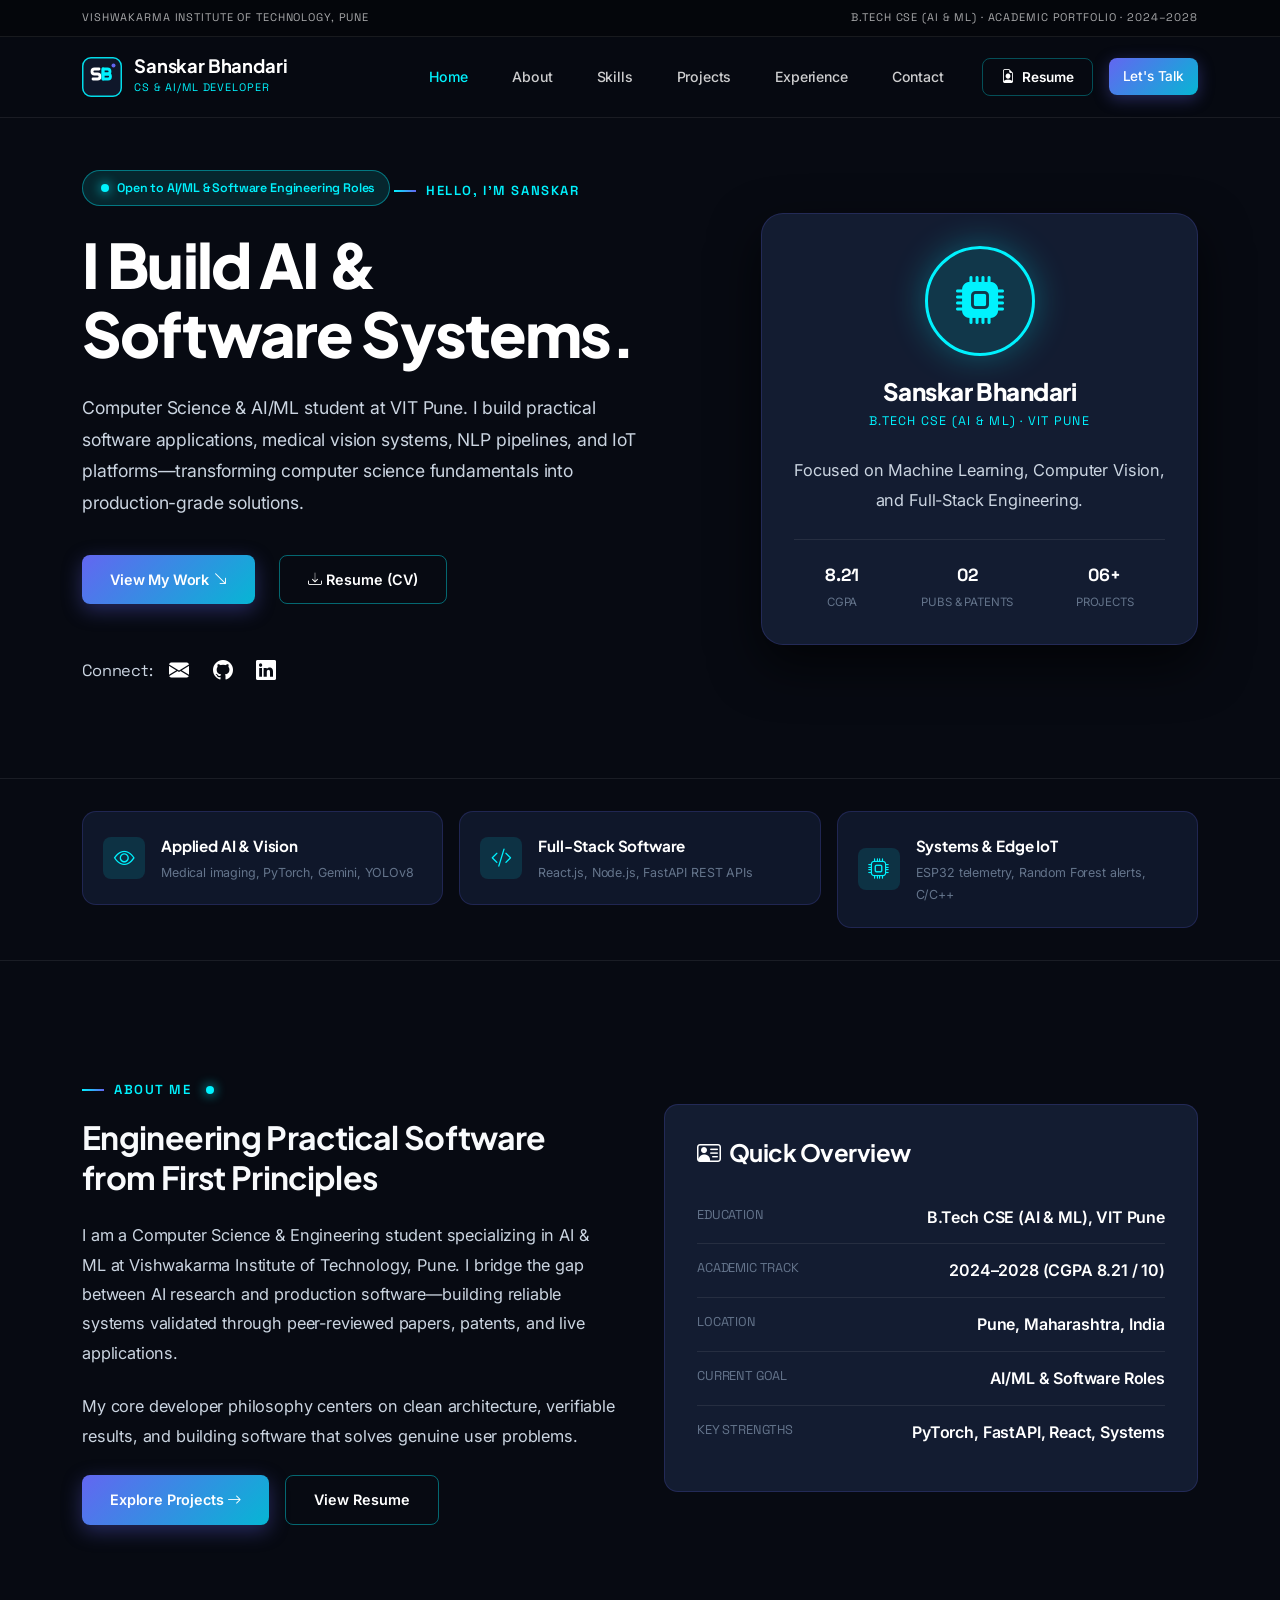
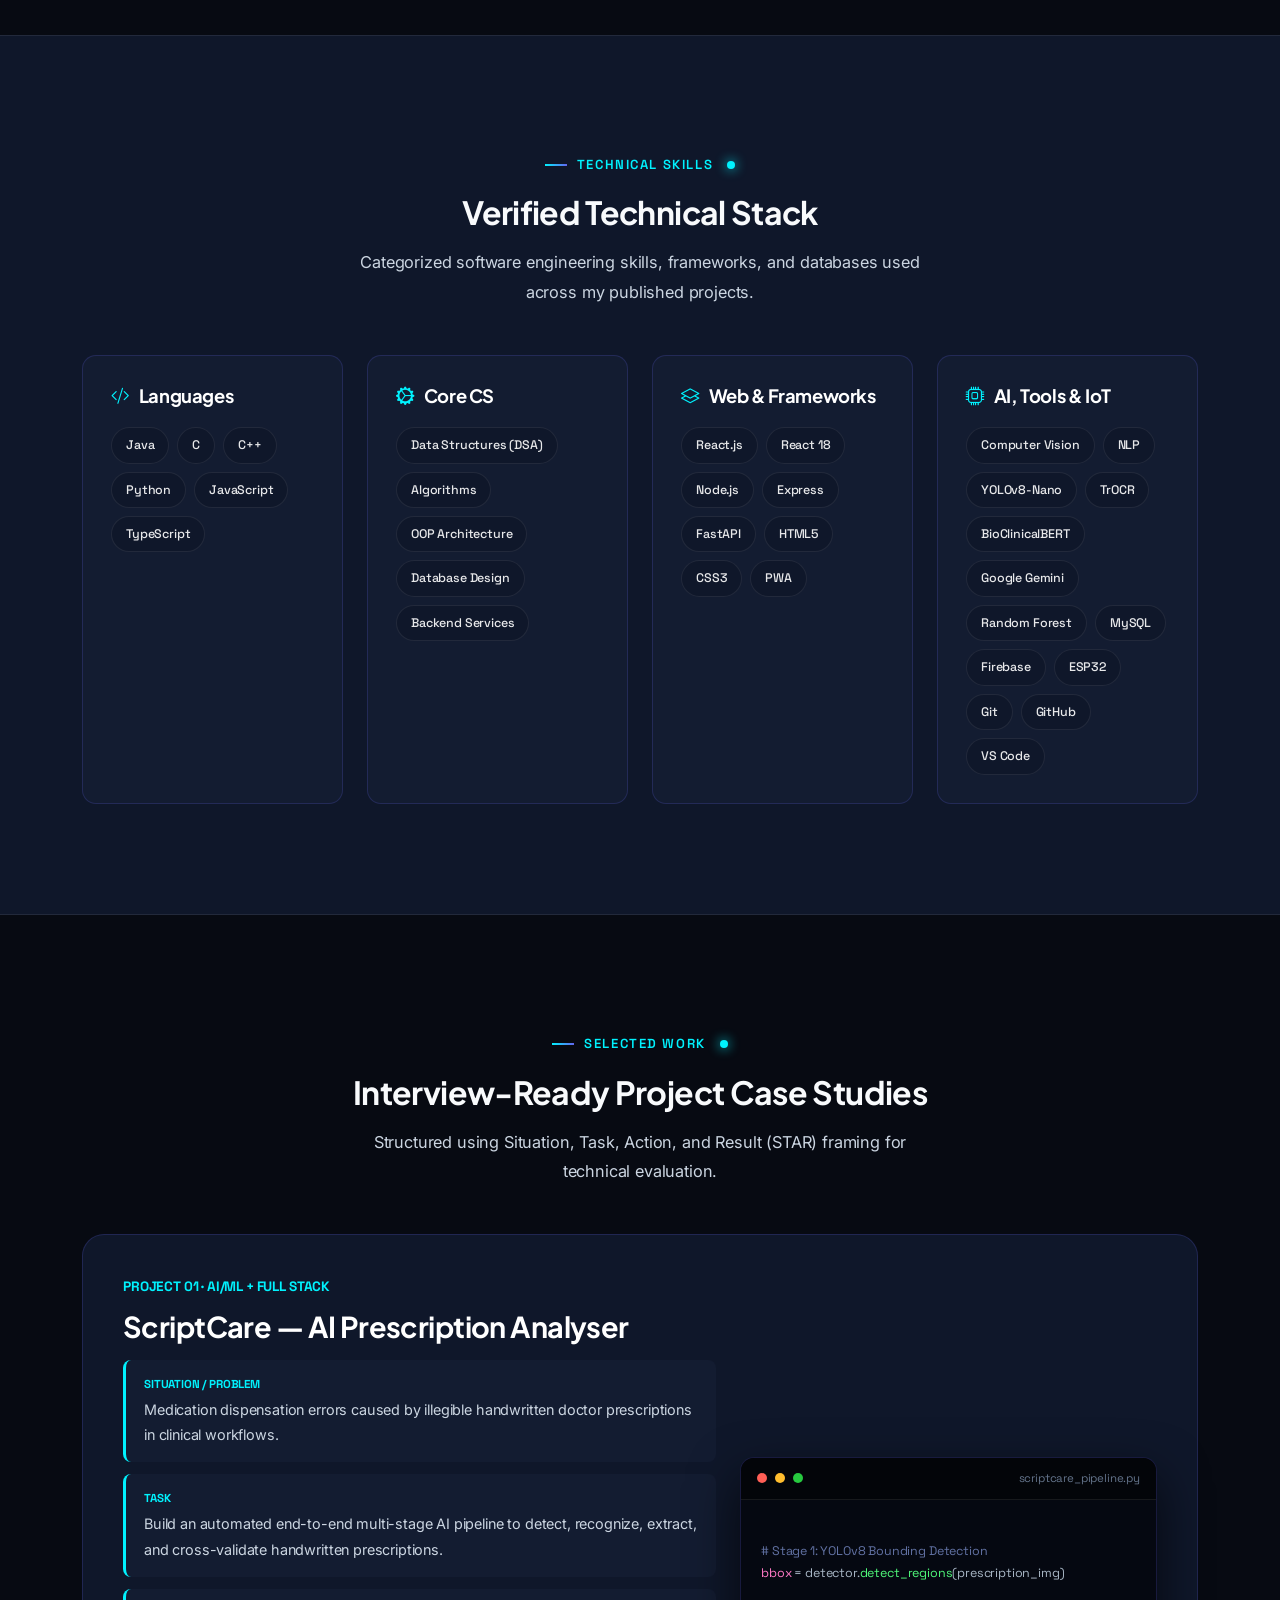
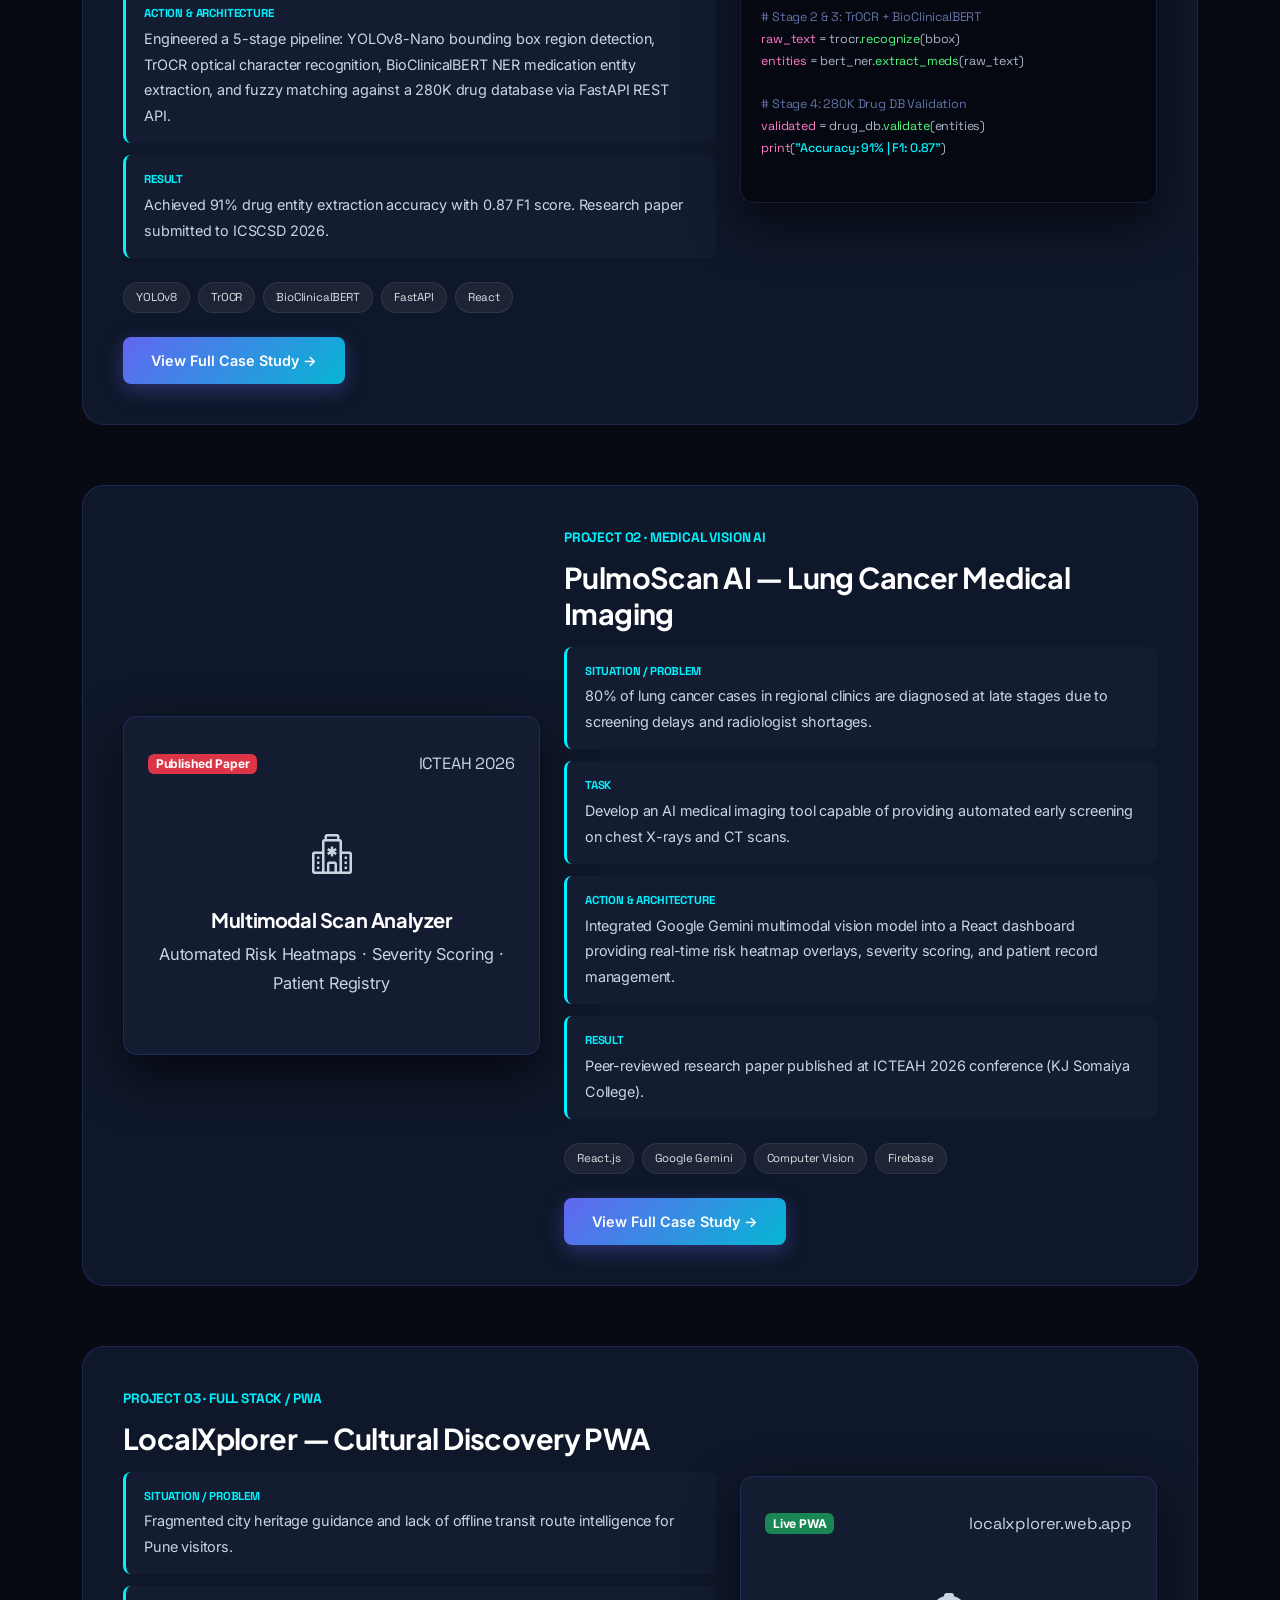
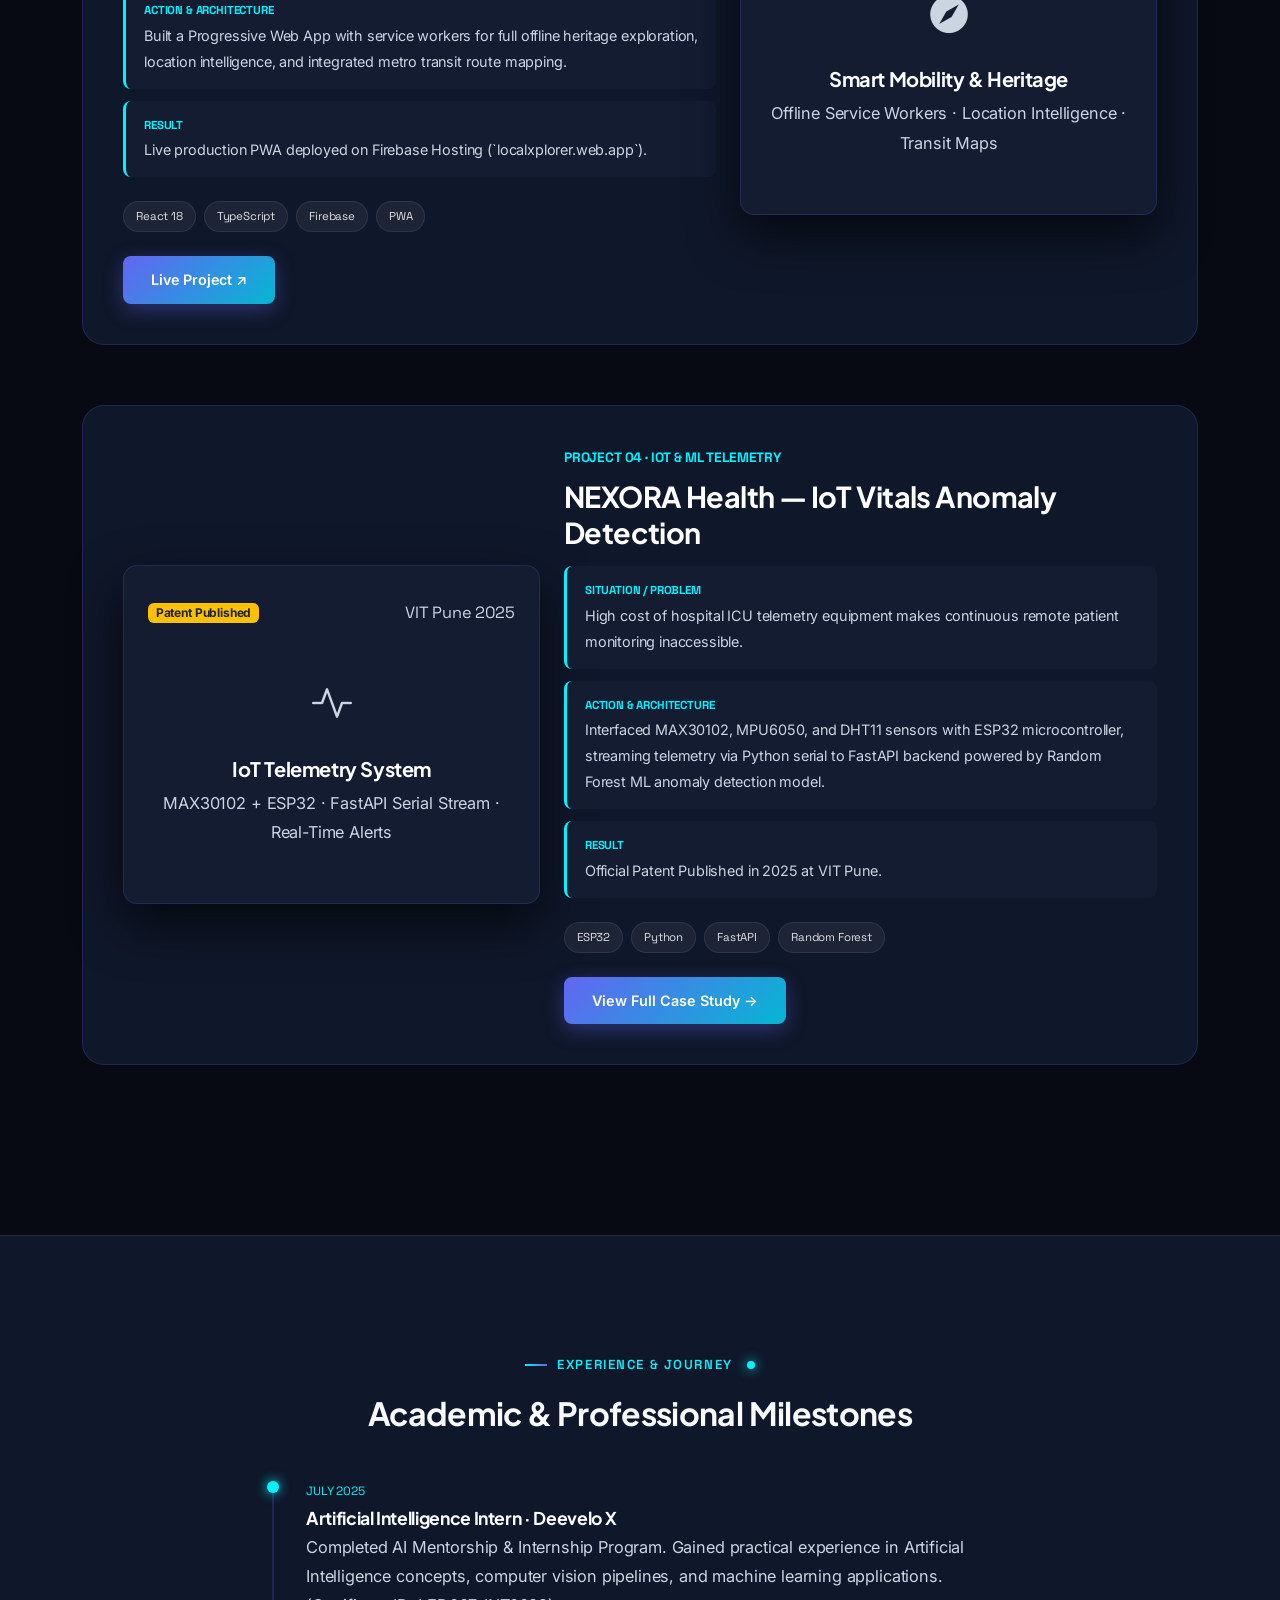
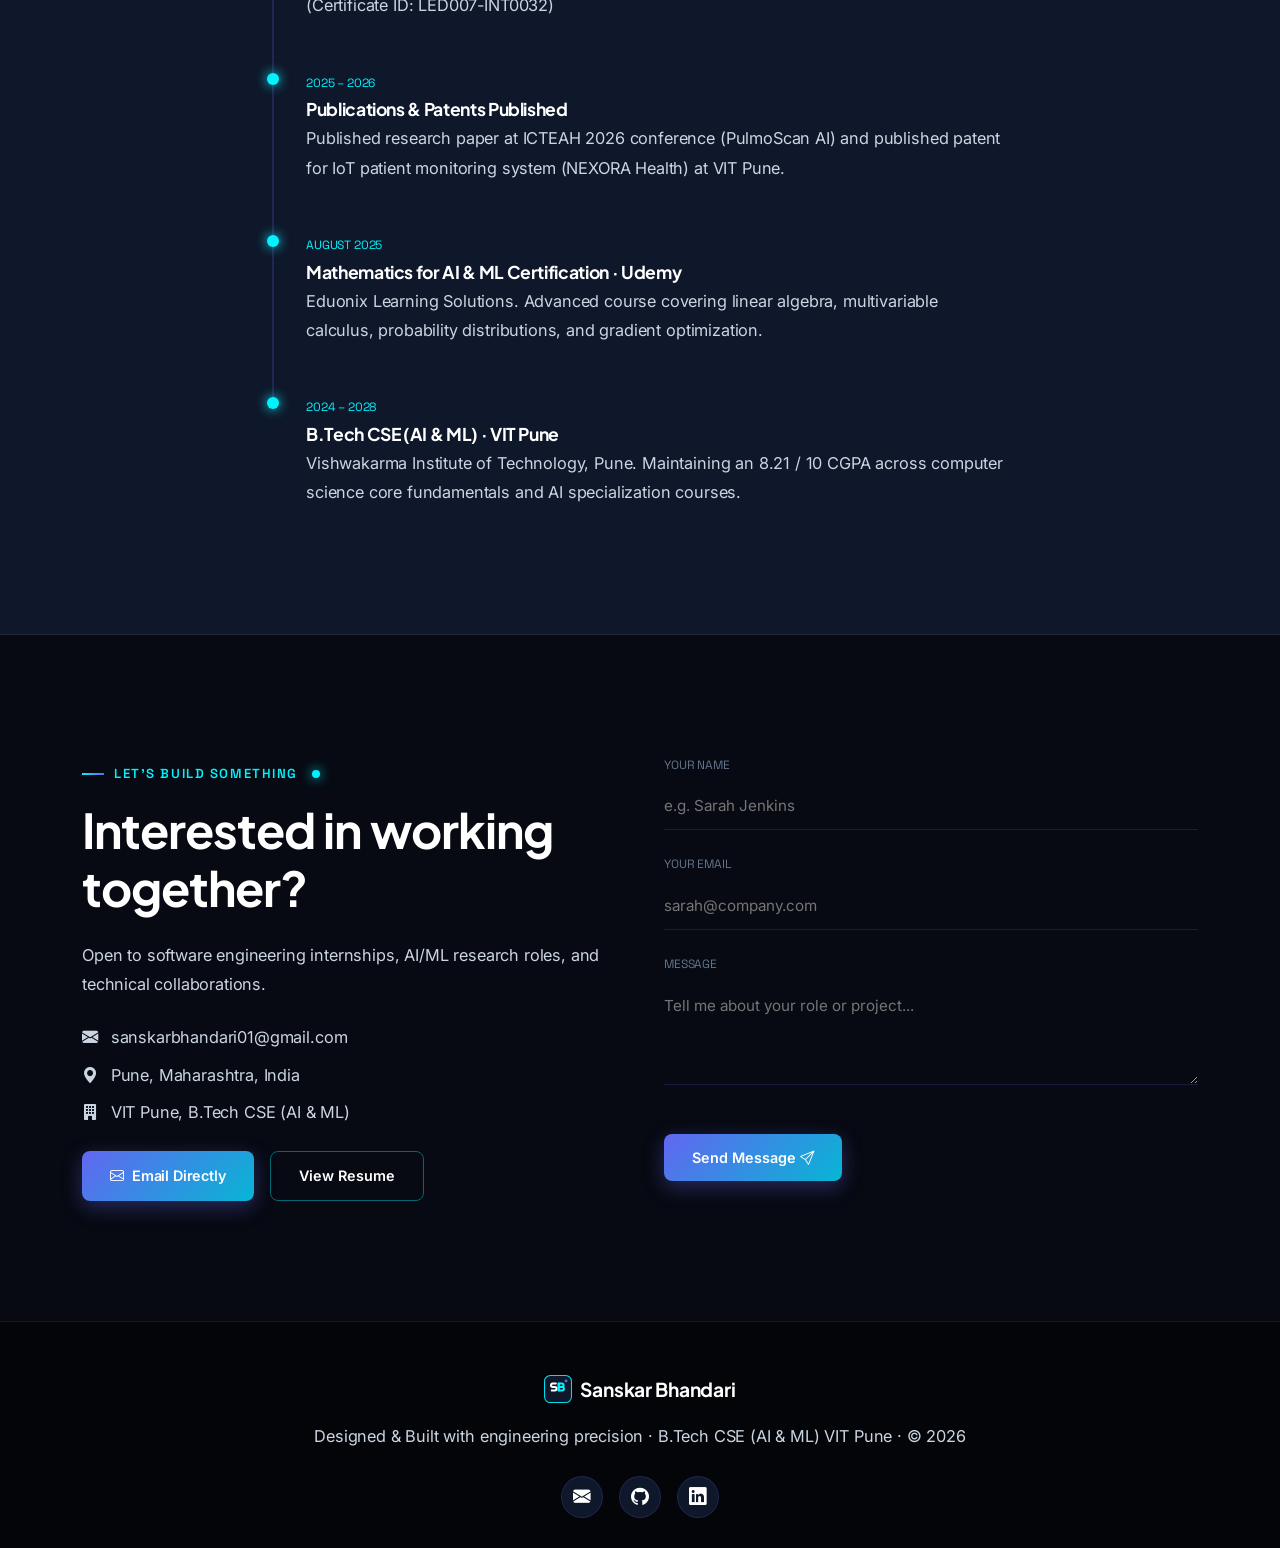
<file: index.html>
<!doctype html>
<html lang="en">
  <head>
    <meta charset="UTF-8" />
    <meta name="viewport" content="width=device-width, initial-scale=1.0" />
    
    <!-- SEO & DISCOVERABILITY META TAGS -->
    <title>Sanskar Bhandari — Computer Science &amp; AI/ML Developer</title>
    <meta name="description" content="Personal Developer Portfolio of Sanskar Bhandari. B.Tech Computer Science &amp; Engineering student at VIT Pune specializing in AI/ML, Medical Computer Vision, NLP, and Full-Stack Software Engineering." />
    <meta name="keywords" content="Sanskar Bhandari, AI Developer, ML Engineer, Computer Science, VIT Pune, ScriptCare, PulmoScan AI, LocalXplorer, Python, PyTorch, React" />
    <meta name="author" content="Sanskar Bhandari" />
    <meta name="theme-color" content="#080c14" />

    <!-- OPEN GRAPH FOR LINKEDIN / TWITTER / WHATSAPP PREVIEWS -->
    <meta property="og:type" content="website" />
    <meta property="og:title" content="Sanskar Bhandari — Computer Science &amp; AI/ML Developer" />
    <meta property="og:description" content="Building practical software applications, medical vision systems, NLP pipelines, and IoT platforms." />
    <meta property="og:url" content="https://sanskarbhandari.dev" />
    <meta property="og:image" content="https://sanskarbhandari.dev/og-image.jpg" />

    <!-- SCHEMA.ORG PERSON STRUCTURED DATA FOR SEARCH ENGINES -->
    <script type="application/ld+json">
    {
      "@context": "https://schema.org",
      "@type": "Person",
      "name": "Sanskar Bhandari",
      "jobTitle": "Computer Science & AI/ML Developer",
      "alumniOf": "Vishwakarma Institute of Technology, Pune",
      "email": "sanskarbhandari01@gmail.com",
      "address": {
        "@type": "PostalAddress",
        "addressLocality": "Pune",
        "addressRegion": "Maharashtra",
        "addressCountry": "India"
      },
      "sameAs": [
        "https://github.com",
        "https://linkedin.com"
      ]
    }
    </script>

    <!-- GOOGLE FONTS -->
    <link rel="preconnect" href="https://fonts.googleapis.com" />
    <link rel="preconnect" href="https://fonts.gstatic.com" crossorigin />
    <link href="https://fonts.googleapis.com/css2?family=Inter:wght@300;400;500;600;700&family=Plus+Jakarta+Sans:wght@400;500;600;700;800&family=Space+Grotesk:wght@500;600;700&display=swap" rel="stylesheet" />

    <!-- BOOTSTRAP 5 & ICONS -->
    <link href="https://cdn.jsdelivr.net/npm/bootstrap@5.3.3/dist/css/bootstrap.min.css" rel="stylesheet" />
    <link rel="stylesheet" href="https://cdn.jsdelivr.net/npm/bootstrap-icons@1.11.3/font/bootstrap-icons.min.css">
    <link href="style.css?v=indigo_cyan_2026" rel="stylesheet" />
    <style>
      html, body { background-color: #070a12 !important; color: #cbd5e1 !important; }
      section { background-color: #070a12 !important; }
      p, .text-body, .text-muted, .small { color: #cbd5e1 !important; opacity: 1 !important; font-size: 1.02rem; }
      .bg-surface { background-color: #0f172a !important; }
      .text-cyan { color: #00f2fe !important; }
      .coral-dot { background-color: #00f2fe !important; box-shadow: 0 0 12px #00f2fe !important; }
      .btn-coral { background: linear-gradient(135deg, #6366f1 0%, #06b6d4 100%) !important; border: none !important; box-shadow: 0 6px 20px rgba(99, 102, 241, 0.35) !important; }
      .btn-coral:hover { background: linear-gradient(135deg, #4f46e5 0%, #00f2fe 100%) !important; box-shadow: 0 0 25px rgba(0, 242, 254, 0.4) !important; }
      .btn-outline-coral { border-color: rgba(0, 242, 254, 0.4) !important; color: #ffffff !important; }
      .btn-outline-coral:hover { background: rgba(0, 242, 254, 0.12) !important; color: #00f2fe !important; border-color: #00f2fe !important; }
      .hero-status-tag { color: #00f2fe !important; background: rgba(0, 242, 254, 0.12) !important; border-color: rgba(0, 242, 254, 0.4) !important; }
      .hero-avatar-box { color: #00f2fe !important; background: rgba(0, 242, 254, 0.12) !important; border-color: #00f2fe !important; box-shadow: 0 0 35px rgba(0, 242, 254, 0.3) !important; }
      .hero-profile-card:hover { border-color: #00f2fe !important; box-shadow: 0 0 30px rgba(0, 242, 254, 0.25) !important; }
      .hero-profile-sub { color: #00f2fe !important; }
    </style>
  </head>
  <body>
    <a href="#main-content" class="visually-hidden-focusable p-2 bg-primary text-white position-absolute top-0 start-0 z-3">Skip to main content</a>

    <!-- TOP UTILITY HEADER -->
    <header class="fixed-top w-100">
      <div class="utility-bar d-none d-md-block">
        <div class="container d-flex justify-content-between align-items-center">
          <div>Vishwakarma Institute of Technology, Pune</div>
          <div>B.Tech CSE (AI &amp; ML) &middot; Academic Portfolio &middot; 2024–2028</div>
        </div>
      </div>

      <!-- MAIN NAVIGATION -->
      <nav id="main-nav" class="navbar navbar-expand-lg main-header" aria-label="Main Navigation">
        <div class="container">
          <a class="navbar-brand d-flex align-items-center gap-3" href="#hero" aria-label="Sanskar Bhandari Home">
            <!-- REDESIGNED UNMISTAKABLE SB MONOGRAM LOGO -->
            <div class="brand-mark-wrap">
              <svg class="brand-mark-svg" width="40" height="40" style="width:40px; height:40px; min-width:40px; min-height:40px;" viewBox="0 0 40 40" fill="none" xmlns="http://www.w3.org/2000/svg" aria-label="SB Logo">
                <rect width="40" height="40" rx="9" fill="#0F172A"/>
                <rect x="0.75" y="0.75" width="38.5" height="38.5" rx="8.25" stroke="#00F2FE" stroke-width="1.5" stroke-opacity="0.9"/>
                <!-- Unmistakable Bold White 'S' -->
                <path d="M17 12H12.5C11.1193 12 10 13.1193 10 14.5C10 15.8807 11.1193 17 12.5 17H15.5C16.8807 17 18 18.1193 18 19.5C18 20.8807 16.8807 22 15.5 22H11" stroke="#FFFFFF" stroke-width="2.8" stroke-linecap="round" stroke-linejoin="round"/>
                <!-- Unmistakable Bold Cyan 'B' -->
                <path d="M21 12H25.5C26.8807 12 28 13.1193 28 14.5C28 15.8807 26.8807 17 25.5 17H21V12Z" stroke="#00F2FE" stroke-width="2.8" stroke-linecap="round" stroke-linejoin="round"/>
                <path d="M21 17H26C27.3807 17 28.5 18.1193 28.5 19.5C28.5 20.8807 27.3807 22 26 22H21V17Z" stroke="#00F2FE" stroke-width="2.8" stroke-linecap="round" stroke-linejoin="round"/>
                <path d="M21 12V22" stroke="#00F2FE" stroke-width="2.8" stroke-linecap="round"/>
                <circle cx="31.5" cy="8.5" r="2" fill="#6366F1"/>
              </svg>
              <div class="d-flex flex-column">
                <span class="brand-name">Sanskar Bhandari</span>
                <span class="brand-sub">CS &amp; AI/ML Developer</span>
              </div>
            </div>
          </a>

          <button class="navbar-toggler border-0 text-white" type="button" data-bs-toggle="collapse" data-bs-target="#navbarContent" aria-controls="navbarContent" aria-expanded="false" aria-label="Toggle navigation">
            <i class="bi bi-list fs-2 text-white"></i>
          </button>
          
          <div class="collapse navbar-collapse justify-content-end" id="navbarContent">
            <ul class="navbar-nav gap-1 gap-lg-3 align-items-center">
              <li class="nav-item"><a class="nav-link active" href="#hero">Home</a></li>
              <li class="nav-item"><a class="nav-link" href="#about">About</a></li>
              <li class="nav-item"><a class="nav-link" href="#skills">Skills</a></li>
              <li class="nav-item"><a class="nav-link" href="#projects">Projects</a></li>
              <li class="nav-item"><a class="nav-link" href="#experience">Experience</a></li>
              <li class="nav-item"><a class="nav-link" href="#contact">Contact</a></li>
              <li class="nav-item ms-lg-2">
                <button class="btn nav-cta-resume" data-bs-toggle="modal" data-bs-target="#resumeModal"><i class="bi bi-file-earmark-person me-1"></i> Resume</button>
              </li>
              <li class="nav-item">
                <a class="nav-link nav-cta" href="#contact">Let's Talk</a>
              </li>
            </ul>
          </div>
        </div>
      </nav>
    </header>

    <main id="main-content">
      <!-- 1. HERO SECTION -->
      <section id="hero" class="hero-section">
        <div class="container">
          <div class="row align-items-center g-5">
            <!-- LEFT COLUMN: COPY + CTAS -->
            <div class="col-lg-7 hero-copy">
              <div class="hero-status-tag">
                <span class="coral-dot"></span> Open to AI/ML &amp; Software Engineering Roles
              </div>
              <div class="kicker-line">Hello, I'm Sanskar</div>
              <h1>I Build AI &amp; <br><span class="text-coral">Software Systems.</span></h1>
              <p class="hero-lead">Computer Science &amp; AI/ML student at VIT Pune. I build practical software applications, medical vision systems, NLP pipelines, and IoT platforms—transforming computer science fundamentals into production-grade solutions.</p>
              
              <div class="hero-actions">
                <a href="#projects" class="btn btn-coral me-2">View My Work <i class="bi bi-arrow-down-right ms-1"></i></a>
                <button class="btn btn-outline-coral me-2" data-bs-toggle="modal" data-bs-target="#resumeModal"><i class="bi bi-download me-1"></i> Resume (CV)</button>
              </div>

              <!-- DIRECT PROOF LINKS -->
              <div class="d-flex align-items-center gap-3 pt-2">
                <span class="text-muted small font-mono">Connect:</span>
                <a href="mailto:sanskarbhandari01@gmail.com" class="text-white hover-coral me-2" aria-label="Email Sanskar"><i class="bi bi-envelope-fill fs-5"></i></a>
                <a href="https://github.com" target="_blank" class="text-white hover-coral me-2" aria-label="GitHub Profile"><i class="bi bi-github fs-5"></i></a>
                <a href="https://linkedin.com" target="_blank" class="text-white hover-coral" aria-label="LinkedIn Profile"><i class="bi bi-linkedin fs-5"></i></a>
              </div>
            </div>

            <!-- RIGHT COLUMN: RESTRAINED DEVELOPER PROFILE CARD -->
            <div class="col-lg-5">
              <div class="hero-profile-card">
                <div class="hero-avatar-box">
                  <i class="bi bi-cpu-fill"></i>
                </div>
                <h3 class="hero-profile-name">Sanskar Bhandari</h3>
                <div class="hero-profile-sub">B.Tech CSE (AI &amp; ML) &middot; VIT Pune</div>
                <p class="text-muted small mb-4">Focused on Machine Learning, Computer Vision, and Full-Stack Engineering.</p>
                <div class="hero-meta-row">
                  <div class="hero-meta-item">
                    <span class="hero-meta-val">8.21</span>
                    <span class="hero-meta-lbl">CGPA</span>
                  </div>
                  <div class="hero-meta-item">
                    <span class="hero-meta-val">02</span>
                    <span class="hero-meta-lbl">Pubs &amp; Patents</span>
                  </div>
                  <div class="hero-meta-item">
                    <span class="hero-meta-val">06+</span>
                    <span class="hero-meta-lbl">Projects</span>
                  </div>
                </div>
              </div>
            </div>
          </div>
        </div>
      </section>

      <!-- 2. TRUST / QUICK CAPABILITY CARDS -->
      <section class="trust-strip">
        <div class="container">
          <div class="row g-3">
            <div class="col-md-4">
              <div class="trust-card">
                <div class="trust-icon"><i class="bi bi-eye"></i></div>
                <div>
                  <div class="trust-title">Applied AI &amp; Vision</div>
                  <div class="trust-sub">Medical imaging, PyTorch, Gemini, YOLOv8</div>
                </div>
              </div>
            </div>
            <div class="col-md-4">
              <div class="trust-card">
                <div class="trust-icon"><i class="bi bi-code-slash"></i></div>
                <div>
                  <div class="trust-title">Full-Stack Software</div>
                  <div class="trust-sub">React.js, Node.js, FastAPI REST APIs</div>
                </div>
              </div>
            </div>
            <div class="col-md-4">
              <div class="trust-card">
                <div class="trust-icon"><i class="bi bi-cpu"></i></div>
                <div>
                  <div class="trust-title">Systems &amp; Edge IoT</div>
                  <div class="trust-sub">ESP32 telemetry, Random Forest alerts, C/C++</div>
                </div>
              </div>
            </div>
          </div>
        </div>
      </section>

      <!-- 3. ABOUT SECTION -->
      <section id="about" class="about-section">
        <div class="container">
          <div class="row g-5 align-items-center">
            <div class="col-lg-6 fade-right">
              <div class="kicker-line">About Me <span class="coral-dot"></span></div>
              <h2 class="mb-4">Engineering Practical Software from First Principles</h2>
              <p class="text-body mb-4">I am a Computer Science &amp; Engineering student specializing in AI &amp; ML at Vishwakarma Institute of Technology, Pune. I bridge the gap between AI research and production software—building reliable systems validated through peer-reviewed papers, patents, and live applications.</p>
              <p class="text-muted mb-4">My core developer philosophy centers on clean architecture, verifiable results, and building software that solves genuine user problems.</p>
              <div class="d-flex gap-3">
                <a href="#projects" class="btn btn-coral">Explore Projects <i class="bi bi-arrow-right ms-1"></i></a>
                <button class="btn btn-outline-coral" data-bs-toggle="modal" data-bs-target="#resumeModal">View Resume</button>
              </div>
            </div>

            <div class="col-lg-6 fade-left">
              <div class="about-info-card">
                <h4 class="text-white mb-4"><i class="bi bi-person-vcard text-coral me-2"></i>Quick Overview</h4>
                <div class="info-row">
                  <span class="info-label">Education</span>
                  <span class="info-value">B.Tech CSE (AI &amp; ML), VIT Pune</span>
                </div>
                <div class="info-row">
                  <span class="info-label">Academic Track</span>
                  <span class="info-value">2024–2028 (CGPA 8.21 / 10)</span>
                </div>
                <div class="info-row">
                  <span class="info-label">Location</span>
                  <span class="info-value">Pune, Maharashtra, India</span>
                </div>
                <div class="info-row">
                  <span class="info-label">Current Goal</span>
                  <span class="info-value text-coral">AI/ML &amp; Software Roles</span>
                </div>
                <div class="info-row">
                  <span class="info-label">Key Strengths</span>
                  <span class="info-value">PyTorch, FastAPI, React, Systems</span>
                </div>
              </div>
            </div>
          </div>
        </div>
      </section>

      <!-- 4. SKILLS SECTION -->
      <section id="skills" class="skills-section">
        <div class="container">
          <div class="text-center mb-5 fade-up">
            <div class="kicker-line mx-auto">Technical Skills <span class="coral-dot"></span></div>
            <h2 class="mb-3">Verified Technical Stack</h2>
            <p class="text-muted mx-auto" style="max-width: 580px;">Categorized software engineering skills, frameworks, and databases used across my published projects.</p>
          </div>

          <div class="row g-4">
            <!-- Programming Languages -->
            <div class="col-md-6 col-lg-3 fade-up">
              <div class="skill-category-card">
                <h4 class="skill-cat-title"><i class="bi bi-code-slash"></i> Languages</h4>
                <div class="skills-pill-wrap">
                  <span class="skill-pill">Java</span>
                  <span class="skill-pill">C</span>
                  <span class="skill-pill">C++</span>
                  <span class="skill-pill">Python</span>
                  <span class="skill-pill">JavaScript</span>
                  <span class="skill-pill">TypeScript</span>
                </div>
              </div>
            </div>

            <!-- Core Computer Science -->
            <div class="col-md-6 col-lg-3 fade-up">
              <div class="skill-category-card">
                <h4 class="skill-cat-title"><i class="bi bi-gear-wide-connected"></i> Core CS</h4>
                <div class="skills-pill-wrap">
                  <span class="skill-pill">Data Structures (DSA)</span>
                  <span class="skill-pill">Algorithms</span>
                  <span class="skill-pill">OOP Architecture</span>
                  <span class="skill-pill">Database Design</span>
                  <span class="skill-pill">Backend Services</span>
                </div>
              </div>
            </div>

            <!-- Web & Frameworks -->
            <div class="col-md-6 col-lg-3 fade-up">
              <div class="skill-category-card">
                <h4 class="skill-cat-title"><i class="bi bi-layers"></i> Web &amp; Frameworks</h4>
                <div class="skills-pill-wrap">
                  <span class="skill-pill">React.js</span>
                  <span class="skill-pill">React 18</span>
                  <span class="skill-pill">Node.js</span>
                  <span class="skill-pill">Express</span>
                  <span class="skill-pill">FastAPI</span>
                  <span class="skill-pill">HTML5</span>
                  <span class="skill-pill">CSS3</span>
                  <span class="skill-pill">PWA</span>
                </div>
              </div>
            </div>

            <!-- AI/ML, Tools & IoT -->
            <div class="col-md-6 col-lg-3 fade-up">
              <div class="skill-category-card">
                <h4 class="skill-cat-title"><i class="bi bi-cpu"></i> AI, Tools &amp; IoT</h4>
                <div class="skills-pill-wrap">
                  <span class="skill-pill">Computer Vision</span>
                  <span class="skill-pill">NLP</span>
                  <span class="skill-pill">YOLOv8-Nano</span>
                  <span class="skill-pill">TrOCR</span>
                  <span class="skill-pill">BioClinicalBERT</span>
                  <span class="skill-pill">Google Gemini</span>
                  <span class="skill-pill">Random Forest</span>
                  <span class="skill-pill">MySQL</span>
                  <span class="skill-pill">Firebase</span>
                  <span class="skill-pill">ESP32</span>
                  <span class="skill-pill">Git</span>
                  <span class="skill-pill">GitHub</span>
                  <span class="skill-pill">VS Code</span>
                </div>
              </div>
            </div>
          </div>
        </div>
      </section>

      <!-- 5. FEATURED PROJECTS SECTION (STAR FRAMING) -->
      <section id="projects" class="projects-section">
        <div class="container">
          <div class="text-center mb-5 fade-up">
            <div class="kicker-line mx-auto">Selected Work <span class="coral-dot"></span></div>
            <h2 class="mb-3">Interview-Ready Project Case Studies</h2>
            <p class="text-muted mx-auto" style="max-width: 600px;">Structured using Situation, Task, Action, and Result (STAR) framing for technical evaluation.</p>
          </div>

          <!-- PROJECT 1: ScriptCare -->
          <div class="project-card-large fade-up">
            <div class="row g-4 align-items-center">
              <div class="col-lg-7">
                <div class="project-num">PROJECT 01 &middot; AI/ML + FULL STACK</div>
                <h3 class="project-title-large">ScriptCare — AI Prescription Analyser</h3>
                
                <div class="star-block">
                  <div class="star-label">Situation / Problem</div>
                  <p class="star-text">Medication dispensation errors caused by illegible handwritten doctor prescriptions in clinical workflows.</p>
                </div>
                
                <div class="star-block">
                  <div class="star-label">Task</div>
                  <p class="star-text">Build an automated end-to-end multi-stage AI pipeline to detect, recognize, extract, and cross-validate handwritten prescriptions.</p>
                </div>

                <div class="star-block">
                  <div class="star-label">Action &amp; Architecture</div>
                  <p class="star-text">Engineered a 5-stage pipeline: YOLOv8-Nano bounding box region detection, TrOCR optical character recognition, BioClinicalBERT NER medication entity extraction, and fuzzy matching against a 280K drug database via FastAPI REST API.</p>
                </div>

                <div class="star-block">
                  <div class="star-label">Result</div>
                  <p class="star-text">Achieved 91% drug entity extraction accuracy with 0.87 F1 score. Research paper submitted to ICSCSD 2026.</p>
                </div>

                <div class="tag-pills">
                  <span class="tag-pill">YOLOv8</span>
                  <span class="tag-pill">TrOCR</span>
                  <span class="tag-pill">BioClinicalBERT</span>
                  <span class="tag-pill">FastAPI</span>
                  <span class="tag-pill">React</span>
                </div>

                <div class="d-flex gap-3">
                  <button class="btn btn-coral project-details-btn" data-project='{"title":"ScriptCare — AI Prescription Analyser","problem":"High rate of medication errors caused by illegible handwritten doctor prescriptions.","solution":"5-stage Computer Vision + NLP + REST API validation pipeline.","features":"YOLOv8 bounding detection, TrOCR OCR, BioClinicalBERT NER, 280K drug DB fuzzy matching.","stack":"YOLOv8, TrOCR, BioClinicalBERT, FastAPI, React","academic":"Innovation Project","outcome":"91% drug accuracy, 0.87 F1 score — paper submitted to ICSCSD 2026."}'>View Full Case Study &rarr;</button>
                </div>
              </div>

              <div class="col-lg-5">
                <div class="code-terminal-box">
                  <div class="terminal-header">
                    <div class="t-dot t-dot-red"></div>
                    <div class="t-dot t-dot-yellow"></div>
                    <div class="t-dot t-dot-green"></div>
                    <span class="terminal-title">scriptcare_pipeline.py</span>
                  </div>
                  <div class="terminal-body">
<span class="c-comment"># Stage 1: YOLOv8 Bounding Detection</span>
<span class="c-keyword">bbox</span> = detector.<span class="c-func">detect_regions</span>(prescription_img)

<span class="c-comment"># Stage 2 & 3: TrOCR + BioClinicalBERT</span>
<span class="c-keyword">raw_text</span> = trocr.<span class="c-func">recognize</span>(bbox)
<span class="c-keyword">entities</span> = bert_ner.<span class="c-func">extract_meds</span>(raw_text)

<span class="c-comment"># Stage 4: 280K Drug DB Validation</span>
<span class="c-keyword">validated</span> = drug_db.<span class="c-func">validate</span>(entities)
<span class="c-keyword">print</span>(<span class="c-string">"Accuracy: 91% | F1: 0.87"</span>)
                  </div>
                </div>
              </div>
            </div>
          </div>

          <!-- PROJECT 2: PulmoScan AI -->
          <div class="project-card-large fade-up">
            <div class="row g-4 align-items-center flex-row-reverse">
              <div class="col-lg-7">
                <div class="project-num">PROJECT 02 &middot; MEDICAL VISION AI</div>
                <h3 class="project-title-large">PulmoScan AI — Lung Cancer Medical Imaging</h3>
                
                <div class="star-block">
                  <div class="star-label">Situation / Problem</div>
                  <p class="star-text">80% of lung cancer cases in regional clinics are diagnosed at late stages due to screening delays and radiologist shortages.</p>
                </div>
                
                <div class="star-block">
                  <div class="star-label">Task</div>
                  <p class="star-text">Develop an AI medical imaging tool capable of providing automated early screening on chest X-rays and CT scans.</p>
                </div>

                <div class="star-block">
                  <div class="star-label">Action &amp; Architecture</div>
                  <p class="star-text">Integrated Google Gemini multimodal vision model into a React dashboard providing real-time risk heatmap overlays, severity scoring, and patient record management.</p>
                </div>

                <div class="star-block">
                  <div class="star-label">Result</div>
                  <p class="star-text">Peer-reviewed research paper published at ICTEAH 2026 conference (KJ Somaiya College).</p>
                </div>

                <div class="tag-pills">
                  <span class="tag-pill">React.js</span>
                  <span class="tag-pill">Google Gemini</span>
                  <span class="tag-pill">Computer Vision</span>
                  <span class="tag-pill">Firebase</span>
                </div>

                <div class="d-flex gap-3">
                  <button class="btn btn-coral project-details-btn" data-project='{"title":"PulmoScan AI","problem":"Late-stage lung cancer diagnosis due to screening barriers.","solution":"Gemini-powered multimodal chest X-ray & CT diagnostic dashboard.","features":"Diagnostic heatmaps, severity scoring, patient registry.","stack":"React.js, Google Gemini, Computer Vision, Firebase","academic":"Applied Science Project","outcome":"Published Paper at ICTEAH 2026."}'>View Full Case Study &rarr;</button>
                </div>
              </div>

              <div class="col-lg-5">
                <div class="visual-mock-box text-center">
                  <div class="d-flex justify-content-between align-items-center mb-3">
                    <span class="badge bg-danger">Published Paper</span>
                    <span class="font-mono text-muted small">ICTEAH 2026</span>
                  </div>
                  <div class="py-4">
                    <i class="bi bi-hospital fs-1 text-coral mb-3 d-block"></i>
                    <h5 class="text-white">Multimodal Scan Analyzer</h5>
                    <p class="text-muted small mb-0">Automated Risk Heatmaps &middot; Severity Scoring &middot; Patient Registry</p>
                  </div>
                </div>
              </div>
            </div>
          </div>

          <!-- PROJECT 3: LocalXplorer PWA -->
          <div class="project-card-large fade-up">
            <div class="row g-4 align-items-center">
              <div class="col-lg-7">
                <div class="project-num">PROJECT 03 &middot; FULL STACK / PWA</div>
                <h3 class="project-title-large">LocalXplorer — Cultural Discovery PWA</h3>
                
                <div class="star-block">
                  <div class="star-label">Situation / Problem</div>
                  <p class="star-text">Fragmented city heritage guidance and lack of offline transit route intelligence for Pune visitors.</p>
                </div>

                <div class="star-block">
                  <div class="star-label">Action &amp; Architecture</div>
                  <p class="star-text">Built a Progressive Web App with service workers for full offline heritage exploration, location intelligence, and integrated metro transit route mapping.</p>
                </div>

                <div class="star-block">
                  <div class="star-label">Result</div>
                  <p class="star-text">Live production PWA deployed on Firebase Hosting (`localxplorer.web.app`).</p>
                </div>

                <div class="tag-pills">
                  <span class="tag-pill">React 18</span>
                  <span class="tag-pill">TypeScript</span>
                  <span class="tag-pill">Firebase</span>
                  <span class="tag-pill">PWA</span>
                </div>

                <div class="d-flex gap-3">
                  <a href="https://localxplorer.web.app" target="_blank" class="btn btn-coral">Live Project ↗</a>
                </div>
              </div>

              <div class="col-lg-5">
                <div class="visual-mock-box text-center">
                  <div class="d-flex justify-content-between align-items-center mb-3">
                    <span class="badge bg-success">Live PWA</span>
                    <span class="font-mono text-muted small">localxplorer.web.app</span>
                  </div>
                  <div class="py-4">
                    <i class="bi bi-compass-fill fs-1 text-coral mb-3 d-block"></i>
                    <h5 class="text-white">Smart Mobility &amp; Heritage</h5>
                    <p class="text-muted small mb-0">Offline Service Workers &middot; Location Intelligence &middot; Transit Maps</p>
                  </div>
                </div>
              </div>
            </div>
          </div>

          <!-- PROJECT 4: NEXORA Health -->
          <div class="project-card-large fade-up">
            <div class="row g-4 align-items-center flex-row-reverse">
              <div class="col-lg-7">
                <div class="project-num">PROJECT 04 &middot; IOT &amp; ML TELEMETRY</div>
                <h3 class="project-title-large">NEXORA Health — IoT Vitals Anomaly Detection</h3>
                
                <div class="star-block">
                  <div class="star-label">Situation / Problem</div>
                  <p class="star-text">High cost of hospital ICU telemetry equipment makes continuous remote patient monitoring inaccessible.</p>
                </div>

                <div class="star-block">
                  <div class="star-label">Action &amp; Architecture</div>
                  <p class="star-text">Interfaced MAX30102, MPU6050, and DHT11 sensors with ESP32 microcontroller, streaming telemetry via Python serial to FastAPI backend powered by Random Forest ML anomaly detection model.</p>
                </div>

                <div class="star-block">
                  <div class="star-label">Result</div>
                  <p class="star-text">Official Patent Published in 2025 at VIT Pune.</p>
                </div>

                <div class="tag-pills">
                  <span class="tag-pill">ESP32</span>
                  <span class="tag-pill">Python</span>
                  <span class="tag-pill">FastAPI</span>
                  <span class="tag-pill">Random Forest</span>
                </div>

                <div class="d-flex gap-3">
                  <button class="btn btn-coral project-details-btn" data-project='{"title":"NEXORA Health","problem":"Inaccessibility of ICU monitoring equipment for remote tracking.","solution":"ESP32 hardware telemetry + Random Forest ML emergency alert system.","features":"Pulse oximetry, fall detection, live telemetry stream.","stack":"ESP32, Python, FastAPI, Random Forest","academic":"Innovation Project","outcome":"Patent Published 2025."}'>View Full Case Study &rarr;</button>
                </div>
              </div>

              <div class="col-lg-5">
                <div class="visual-mock-box text-center">
                  <div class="d-flex justify-content-between align-items-center mb-3">
                    <span class="badge bg-warning text-dark">Patent Published</span>
                    <span class="font-mono text-muted small">VIT Pune 2025</span>
                  </div>
                  <div class="py-4">
                    <i class="bi bi-activity fs-1 text-coral mb-3 d-block"></i>
                    <h5 class="text-white">IoT Telemetry System</h5>
                    <p class="text-muted small mb-0">MAX30102 + ESP32 &middot; FastAPI Serial Stream &middot; Real-Time Alerts</p>
                  </div>
                </div>
              </div>
            </div>
          </div>

        </div>
      </section>

      <!-- 6. EXPERIENCE & JOURNEY SECTION -->
      <section id="experience" class="archive-section">
        <div class="container">
          <div class="text-center mb-5 fade-up">
            <div class="kicker-line mx-auto">Experience &amp; Journey <span class="coral-dot"></span></div>
            <h2 class="mb-3">Academic &amp; Professional Milestones</h2>
          </div>

          <div class="row justify-content-center">
            <div class="col-lg-8 fade-up">
              <div class="timeline-item">
                <div class="timeline-dot"></div>
                <div class="timeline-date">JULY 2025</div>
                <h4 class="timeline-title">Artificial Intelligence Intern &middot; Deevelo X</h4>
                <p class="text-muted small">Completed AI Mentorship &amp; Internship Program. Gained practical experience in Artificial Intelligence concepts, computer vision pipelines, and machine learning applications. (Certificate ID: LED007-INT0032)</p>
              </div>

              <div class="timeline-item">
                <div class="timeline-dot"></div>
                <div class="timeline-date">2025 &ndash; 2026</div>
                <h4 class="timeline-title">Publications &amp; Patents Published</h4>
                <p class="text-muted small">Published research paper at ICTEAH 2026 conference (PulmoScan AI) and published patent for IoT patient monitoring system (NEXORA Health) at VIT Pune.</p>
              </div>

              <div class="timeline-item">
                <div class="timeline-dot"></div>
                <div class="timeline-date">AUGUST 2025</div>
                <h4 class="timeline-title">Mathematics for AI &amp; ML Certification &middot; Udemy</h4>
                <p class="text-muted small">Eduonix Learning Solutions. Advanced course covering linear algebra, multivariable calculus, probability distributions, and gradient optimization.</p>
              </div>

              <div class="timeline-item">
                <div class="timeline-dot"></div>
                <div class="timeline-date">2024 &ndash; 2028</div>
                <h4 class="timeline-title">B.Tech CSE (AI &amp; ML) &middot; VIT Pune</h4>
                <p class="text-muted small">Vishwakarma Institute of Technology, Pune. Maintaining an 8.21 / 10 CGPA across computer science core fundamentals and AI specialization courses.</p>
              </div>
            </div>
          </div>
        </div>
      </section>

      <!-- 7. CONTACT SECTION -->
      <section id="contact" class="contact-section">
        <div class="container">
          <div class="row g-5">
            <div class="col-lg-6 fade-right">
              <div class="kicker-line">Let's Build Something <span class="coral-dot"></span></div>
              <h2 class="display-5 fw-bold text-white mb-4">Interested in working together?</h2>
              <p class="text-body mb-4">Open to software engineering internships, AI/ML research roles, and technical collaborations.</p>
              
              <div class="mb-4">
                <p class="text-muted mb-2"><i class="bi bi-envelope-fill text-coral me-2"></i> sanskarbhandari01@gmail.com</p>
                <p class="text-muted mb-2"><i class="bi bi-geo-alt-fill text-coral me-2"></i> Pune, Maharashtra, India</p>
                <p class="text-muted"><i class="bi bi-building-fill text-coral me-2"></i> VIT Pune, B.Tech CSE (AI &amp; ML)</p>
              </div>

              <div class="d-flex gap-3">
                <a href="mailto:sanskarbhandari01@gmail.com" class="btn btn-coral"><i class="bi bi-envelope me-2"></i>Email Directly</a>
                <button class="btn btn-outline-coral" data-bs-toggle="modal" data-bs-target="#resumeModal">View Resume</button>
              </div>
            </div>
            
            <div class="col-lg-6 fade-left">
              <form onsubmit="event.preventDefault(); alert('Thank you for reaching out! Sanskar will respond to your message shortly.');">
                <div class="contact-input-group">
                  <label class="contact-input-label">Your Name</label>
                  <input type="text" class="contact-input" placeholder="e.g. Sarah Jenkins" required />
                </div>
                <div class="contact-input-group">
                  <label class="contact-input-label">Your Email</label>
                  <input type="email" class="contact-input" placeholder="sarah@company.com" required />
                </div>
                <div class="contact-input-group">
                  <label class="contact-input-label">Message</label>
                  <textarea class="contact-input" rows="3" placeholder="Tell me about your role or project..." required></textarea>
                </div>
                <button type="submit" class="btn btn-coral mt-3">Send Message <i class="bi bi-send ms-1"></i></button>
              </form>
            </div>
          </div>
        </div>
      </section>
    </main>

    <!-- FOOTER -->
    <footer class="site-footer text-center">
      <div class="container">
        <!-- FOOTER BRAND LOGO -->
        <div class="d-inline-flex align-items-center gap-2 mb-3">
          <svg width="28" height="28" viewBox="0 0 40 40" fill="none" xmlns="http://www.w3.org/2000/svg" aria-label="SB Logo">
            <rect width="40" height="40" rx="9" fill="#0F172A"/>
            <rect x="0.75" y="0.75" width="38.5" height="38.5" rx="8.25" stroke="#00F2FE" stroke-width="1.5" stroke-opacity="0.9"/>
            <path d="M17 12H12.5C11.1193 12 10 13.1193 10 14.5C10 15.8807 11.1193 17 12.5 17H15.5C16.8807 17 18 18.1193 18 19.5C18 20.8807 16.8807 22 15.5 22H11" stroke="#FFFFFF" stroke-width="2.8" stroke-linecap="round" stroke-linejoin="round"/>
            <path d="M21 12H25.5C26.8807 12 28 13.1193 28 14.5C28 15.8807 26.8807 17 25.5 17H21V12Z" stroke="#00F2FE" stroke-width="2.8" stroke-linecap="round" stroke-linejoin="round"/>
            <path d="M21 17H26C27.3807 17 28.5 18.1193 28.5 19.5C28.5 20.8807 27.3807 22 26 22H21V17Z" stroke="#00F2FE" stroke-width="2.8" stroke-linecap="round" stroke-linejoin="round"/>
            <path d="M21 12V22" stroke="#00F2FE" stroke-width="2.8" stroke-linecap="round"/>
            <circle cx="31.5" cy="8.5" r="2" fill="#6366F1"/>
          </svg>
          <span class="footer-title">Sanskar Bhandari</span>
        </div>
        <p class="small text-muted mb-4">Designed &amp; Built with engineering precision &middot; B.Tech CSE (AI &amp; ML) VIT Pune &middot; &copy; 2026</p>
        <div>
          <a href="mailto:sanskarbhandari01@gmail.com" class="footer-social-btn" aria-label="Email"><i class="bi bi-envelope-fill"></i></a>
          <a href="https://github.com" target="_blank" class="footer-social-btn" aria-label="GitHub"><i class="bi bi-github"></i></a>
          <a href="https://linkedin.com" target="_blank" class="footer-social-btn" aria-label="LinkedIn"><i class="bi bi-linkedin"></i></a>
        </div>
      </div>
    </footer>

    <!-- RESUME / CV MODAL -->
    <div class="modal fade" id="resumeModal" tabindex="-1" aria-labelledby="resumeModalLabel" aria-hidden="true">
      <div class="modal-dialog modal-xl modal-dialog-centered modal-dialog-scrollable">
        <div class="modal-content" style="background: #0f172a; border: 1px solid rgba(0, 242, 254, 0.4);">
          <div class="modal-header border-secondary">
            <h5 class="modal-title text-white fw-bold d-flex align-items-center gap-2" id="resumeModalLabel">
              <i class="bi bi-file-earmark-pdf-fill text-cyan fs-4"></i> Curriculum Vitae — Sanskar Bhandari
            </h5>
            <button type="button" class="btn-close btn-close-white" data-bs-dismiss="modal" aria-label="Close"></button>
          </div>
          <div class="modal-body p-4 text-start">
            <!-- CV DOCUMENT WRAPPER -->
            <div class="cv-document-box p-4 rounded bg-dark border border-secondary">
              <!-- HEADER -->
              <div class="text-center pb-3 mb-4 border-bottom border-secondary">
                <h2 class="text-white fw-bold mb-1">SANSKAR BHANDARI</h2>
                <p class="text-muted small mb-1">Pune, Maharashtra, India &middot; <a href="mailto:sanskarbhandari01@gmail.com" class="text-cyan">sanskarbhandari01@gmail.com</a> &middot; B.Tech CSE (AI &amp; ML), VIT Pune</p>
              </div>

              <!-- SUMMARY -->
              <div class="mb-4">
                <h6 class="text-cyan text-uppercase font-mono fw-bold mb-2">SUMMARY</h6>
                <p class="text-body small mb-0">Software-focused Computer Science student at VIT Pune with an 8.21 CGPA and hands-on experience developing full-stack applications, backend services, and AI-enabled software systems. Built projects using Java, C, C++, Python, JavaScript, TypeScript, React.js, Node.js, Express, FastAPI, MySQL, and Firebase, with experience applying data structures, object-oriented programming, databases, and AI/ML techniques to practical applications. Strong project exposure across software development, intelligent systems, computer vision, NLP, and IoT.</p>
              </div>

              <!-- EDUCATION -->
              <div class="mb-4">
                <h6 class="text-cyan text-uppercase font-mono fw-bold mb-2">EDUCATION</h6>
                <div class="d-flex justify-content-between align-items-baseline">
                  <strong class="text-white">Vishwakarma Institute of Technology, Pune</strong>
                  <span class="font-mono text-muted small">2024–2028</span>
                </div>
                <p class="text-body small mb-0">B.Tech in Computer Science &amp; Engineering (AI &amp; ML) | CGPA: 8.21/10.0</p>
              </div>

              <!-- EXPERIENCE & RECOGNITION -->
              <div class="mb-4">
                <h6 class="text-cyan text-uppercase font-mono fw-bold mb-2">EXPERIENCE &amp; RECOGNITION</h6>
                <div class="mb-2">
                  <div class="d-flex justify-content-between align-items-baseline">
                    <strong class="text-white">Artificial Intelligence Intern — Deevelo X &middot; Launched Global</strong>
                    <span class="font-mono text-muted small">Jul 2025</span>
                  </div>
                  <p class="text-body small mb-0">&bull; Completed an AI Mentorship &amp; Internship Program with practical exposure to Artificial Intelligence concepts and machine-learning applications. Certificate ID: LED007-INT0032.</p>
                </div>
                <div>
                  <strong class="text-white">Best UI Design — Infosys Springboard Virtual Internship 6.0</strong>
                  <p class="text-body small mb-0">&bull; Recognized for designing and implementing an intuitive, accessible UI for the FileAI enterprise document-intelligence platform.</p>
                </div>
              </div>

              <!-- TECHNICAL SKILLS -->
              <div class="mb-4">
                <h6 class="text-cyan text-uppercase font-mono fw-bold mb-2">TECHNICAL SKILLS</h6>
                <p class="text-body small mb-1"><strong>Languages:</strong> Java, C, C++, Python (plus JavaScript, TypeScript)</p>
                <p class="text-body small mb-1"><strong>Core CS:</strong> Data Structures &amp; Algorithms (DSA), Object-Oriented Programming (OOP)</p>
                <p class="text-body small mb-0"><strong>Tools &amp; Platforms:</strong> Git, GitHub, VS Code, React.js, Node.js, Express, FastAPI, MySQL, Firebase</p>
              </div>

              <!-- PROJECT EXPERIENCE -->
              <div class="mb-4">
                <h6 class="text-cyan text-uppercase font-mono fw-bold mb-2">PROJECT EXPERIENCE</h6>
                <div class="mb-3">
                  <strong class="text-white">PulmoScan AI — Lung Cancer Detection System</strong> <span class="text-muted small font-mono">(React.js, Google Gemini, Computer Vision, Firebase)</span>
                  <p class="text-body small mb-1">&bull; Developed an AI medical-imaging system for chest X-rays and CT scans with risk heatmaps, severity scoring, and patient-registry management.</p>
                  <p class="text-body small mb-0">&bull; Research paper published at ICTEAH 2026, KJ Somaiya College.</p>
                </div>
                <div class="mb-3">
                  <strong class="text-white">ScriptCare — AI-Powered Prescription Analyser</strong> <span class="text-muted small font-mono">(YOLOv8-Nano, TrOCR, BioClinicalBERT, FastAPI, React)</span>
                  <p class="text-body small mb-1">&bull; Designed a five-stage pipeline covering prescription-region detection, handwriting OCR, medication NER, drug-database validation, and structured API output.</p>
                  <p class="text-body small mb-0">&bull; Portfolio reports 91% drug accuracy and 0.87 F1 across a dataset of 37,822 COCO-format annotated prescription images and a 280K-entry drug database; research project under review at ICSCSD 2026.</p>
                </div>
                <div class="mb-3">
                  <strong class="text-white">NEXORA Health — AI-Powered IoT Patient Monitoring System</strong> <span class="text-muted small font-mono">(ESP32, Python, FastAPI, Random Forest)</span>
                  <p class="text-body small mb-0">&bull; Integrated ESP32 with MAX30102, MPU6050, and DHT11 sensors; streamed real-time data through Python serial communication to FastAPI and applied Random Forest anomaly detection for alerts. Patent published.</p>
                </div>
                <div class="mb-3">
                  <strong class="text-white">LocalXplorer — Cultural Discovery PWA</strong> <span class="text-muted small font-mono">(React 18, TypeScript, Firebase, PWA)</span>
                  <p class="text-body small mb-0">&bull; Built a Pune-focused cultural and mobility PWA covering heritage discovery, local gastronomy, metro routes, location intelligence, and offline support.</p>
                </div>
                <div>
                  <strong class="text-white">UrbanNest Society Management</strong> <span class="text-muted small font-mono">(Node.js, Express, MySQL)</span>
                  <p class="text-body small mb-0">&bull; Built a full-stack society-management system with role-based access, visitor tracking, and maintenance-fee management.</p>
                </div>
              </div>

              <!-- ADDITIONAL PROJECTS -->
              <div class="mb-4">
                <h6 class="text-cyan text-uppercase font-mono fw-bold mb-2">ADDITIONAL PROJECTS</h6>
                <p class="text-body small mb-0">&bull; Stock Market Analytics (C, Data Structures) &middot; Global EV Market Analysis (Python, Pandas) &middot; NexBank-OS Banking System (HTML, CSS, JS) &middot; Ministry of Finance Website (HTML, Bootstrap) &middot; Employee Management System (Java, Swing, MySQL) &middot; CPU Job Scheduling (C) &middot; Palm-Controlled Laser Pointer (Arduino, OpenCV) &middot; Fruit Ninja Pro Clone (Python, Pygame) &middot; India Travel Recommender (HTML, CSS, JS)</p>
              </div>

              <!-- RESEARCH, PUBLICATIONS & CERTIFICATION -->
              <div class="mb-4">
                <h6 class="text-cyan text-uppercase font-mono fw-bold mb-2">RESEARCH, PUBLICATIONS &amp; CERTIFICATION</h6>
                <p class="text-body small mb-1">&bull; PulmoScan AI: Research Paper Published — ICTEAH 2026.</p>
                <p class="text-body small mb-1">&bull; NEXORA Health: Patent Published.</p>
                <p class="text-body small mb-1">&bull; ScriptCare: Research Project Under Review — ICSCSD 2026.</p>
                <p class="text-body small mb-0">&bull; Mathematics for AI &amp; ML Developers: Udemy / Eduonix Learning Solutions — August 2025.</p>
              </div>

              <!-- CAREER FOCUS -->
              <div>
                <h6 class="text-cyan text-uppercase font-mono fw-bold mb-2">CAREER FOCUS</h6>
                <p class="text-body small mb-0">Software Engineering &middot; Full-Stack Development &middot; Backend Development &middot; Full-Stack AI Applications</p>
              </div>
            </div>
          </div>
          <div class="modal-footer border-secondary">
            <button class="btn btn-coral" onclick="window.print()"><i class="bi bi-printer me-1"></i> Print / Save CV as PDF</button>
            <a href="mailto:sanskarbhandari01@gmail.com?subject=Inquiry%20from%20Portfolio%20CV" class="btn btn-outline-coral"><i class="bi bi-envelope me-1"></i> Contact Sanskar</a>
            <button type="button" class="btn btn-secondary" data-bs-dismiss="modal">Close</button>
          </div>
        </div>
      </div>
    </div>

    <!-- REUSABLE PROJECT DETAILS MODAL -->
    <div class="modal fade" id="projectModal" tabindex="-1" aria-labelledby="projectModalLabel" aria-hidden="true">
      <div class="modal-dialog modal-lg modal-dialog-centered modal-dialog-scrollable">
        <div class="modal-content">
          <div class="modal-header">
            <h5 class="modal-title" id="projectModalLabel">Project Case Study</h5>
            <button type="button" class="btn-close btn-close-white" data-bs-dismiss="modal" aria-label="Close"></button>
          </div>
          <div class="modal-body" id="projectModalBody">
            <div class="row g-4">
              <div class="col-md-12">
                <div class="mb-3">
                  <h6 class="text-uppercase text-muted small fw-bold mb-1">Problem Statement</h6>
                  <p id="modal-problem" class="mb-0 text-white"></p>
                </div>
                <div class="mb-3">
                  <h6 class="text-uppercase text-muted small fw-bold mb-1">Proposed Solution</h6>
                  <p id="modal-solution" class="mb-0 text-white"></p>
                </div>
                <div class="mb-3">
                  <h6 class="text-uppercase text-muted small fw-bold mb-1">Key Features</h6>
                  <p id="modal-features" class="mb-0 text-white"></p>
                </div>
                <div class="mb-3">
                  <h6 class="text-uppercase text-muted small fw-bold mb-1">Technology Stack</h6>
                  <p id="modal-stack" class="mb-0 text-coral font-mono small"></p>
                </div>
                <div class="row">
                  <div class="col-6">
                    <h6 class="text-uppercase text-muted small fw-bold mb-1">Academic Context</h6>
                    <p id="modal-academic" class="small text-white"></p>
                  </div>
                  <div class="col-6">
                    <h6 class="text-uppercase text-muted small fw-bold mb-1">Outcome / Status</h6>
                    <p id="modal-outcome" class="small text-white"></p>
                  </div>
                </div>
              </div>
            </div>
          </div>
          <div class="modal-footer">
            <button type="button" class="btn btn-outline-coral" data-bs-dismiss="modal">Close</button>
          </div>
        </div>
      </div>
    </div>

    <script src="https://cdn.jsdelivr.net/npm/bootstrap@5.3.3/dist/js/bootstrap.bundle.min.js"></script>
    <script src="script.js"></script>
  </body>
</html>
</file>
<file: style.css>
/* ==========================================================================
   SANSKAR BHANDARI — ELECTRIC INDIGO & NEON CYAN UI/UX THEME
   Modern High-Tech Developer Portfolio Design System
   ========================================================================== */

:root {
  --bg-body: #070a12;
  --bg-header: rgba(7, 10, 18, 0.94);
  --bg-surface: #0f172a;
  --bg-card: #131c31;
  --bg-card-hover: #192542;
  --bg-code: #050811;

  --text-primary: #f8fafc;
  --text-body: #94a3b8;
  --text-muted: #64748b;
  --text-cyan: #00f2fe;
  --text-indigo: #818cf8;

  --accent-cyan: #00f2fe;
  --accent-cyan-dark: #06b6d4;
  --accent-indigo: #6366f1;
  --accent-indigo-hover: #4f46e5;
  --accent-cyan-light: rgba(0, 242, 254, 0.12);
  --accent-indigo-light: rgba(99, 102, 241, 0.15);

  --border-subtle: rgba(255, 255, 255, 0.08);
  --border-card: rgba(99, 102, 241, 0.2);
  --border-cyan: rgba(0, 242, 254, 0.4);

  --shadow-sm: 0 4px 14px rgba(0, 0, 0, 0.3);
  --shadow-md: 0 10px 28px rgba(0, 0, 0, 0.45);
  --shadow-lg: 0 20px 50px rgba(0, 0, 0, 0.65);
  --shadow-cyan: 0 0 25px rgba(0, 242, 254, 0.35);
  --shadow-indigo: 0 10px 30px rgba(99, 102, 241, 0.35);

  --radius-sm: 8px;
  --radius-md: 14px;
  --radius-lg: 22px;
  --radius-full: 9999px;

  --font-heading: "Plus Jakarta Sans", "Inter", system-ui, sans-serif;
  --font-sans: "Inter", "Plus Jakarta Sans", system-ui, sans-serif;
  --font-mono: "Space Grotesk", monospace;
}

*, *::before, *::after { box-sizing: border-box; }

html { scroll-behavior: smooth; }

html, body {
  background-color: #070a12 !important;
  color: #cbd5e1 !important;
  font-family: var(--font-sans);
  padding-top: 0;
  margin: 0;
  overflow-x: hidden;
  line-height: 1.8;
  letter-spacing: -0.01em;
  -webkit-font-smoothing: antialiased;
}

p, .text-body, .text-muted {
  color: #cbd5e1 !important;
  font-size: 1.02rem;
  line-height: 1.8;
}

h1, h2, h3, h4, h5, h6 {
  font-family: var(--font-heading);
  color: var(--text-primary);
  font-weight: 700;
  line-height: 1.25;
  letter-spacing: -0.02em;
}

.font-mono { font-family: var(--font-mono); }
.font-sans { font-family: var(--font-sans); }
.font-heading { font-family: var(--font-heading); }

a { color: var(--text-primary); text-decoration: none; transition: all 0.25s cubic-bezier(0.16, 1, 0.3, 1); }
a:hover { color: var(--accent-cyan); }

img { max-width: 100%; }

::-webkit-scrollbar { width: 8px; }
::-webkit-scrollbar-track { background: var(--bg-body); }
::-webkit-scrollbar-thumb { background: #1e293b; border-radius: 4px; }
::-webkit-scrollbar-thumb:hover { background: var(--accent-cyan); }

/* ELECTRIC GRADIENT ACCENTS & DOTS */
.text-gradient {
  background: linear-gradient(135deg, #00f2fe 0%, #6366f1 100%);
  -webkit-background-clip: text;
  -webkit-text-fill-color: transparent;
}

.text-cyan { color: var(--accent-cyan) !important; }
.text-indigo { color: var(--accent-indigo) !important; }

.cyan-dot, .coral-dot {
  display: inline-block;
  width: 8px;
  height: 8px;
  background-color: var(--accent-cyan);
  border-radius: 50%;
  box-shadow: 0 0 12px var(--accent-cyan);
  margin-left: 4px;
}

.kicker-line {
  display: inline-flex;
  align-items: center;
  gap: 10px;
  font-family: var(--font-mono);
  font-size: 0.82rem;
  font-weight: 600;
  color: var(--accent-cyan);
  text-transform: uppercase;
  letter-spacing: 0.12em;
  margin-bottom: 16px;
}
.kicker-line::before {
  content: "";
  display: inline-block;
  width: 22px;
  height: 2px;
  background: linear-gradient(90deg, var(--accent-cyan), var(--accent-indigo));
}

/* ===== UTILITY BAR ===== */
.utility-bar {
  background: #04060b;
  color: rgba(255, 255, 255, 0.65);
  font-size: 11px;
  font-family: var(--font-mono);
  padding: 8px 0;
  letter-spacing: 0.08em;
  text-transform: uppercase;
  border-bottom: 1px solid var(--border-subtle);
}

/* ===== HEADER / NAV ===== */
.main-header {
  background: var(--bg-header);
  backdrop-filter: blur(20px);
  -webkit-backdrop-filter: blur(20px);
  border-bottom: 1px solid var(--border-subtle);
  transition: all 0.35s ease;
  padding: 14px 0;
}
.main-header.scrolled {
  background: rgba(7, 10, 18, 0.98);
  box-shadow: var(--shadow-md);
  border-bottom: 1px solid var(--border-card);
  padding: 10px 0;
}

/* BRAND MARK LOGO */
.brand-mark-wrap {
  display: flex;
  align-items: center;
  gap: 12px;
}
.brand-mark-svg {
  width: 40px;
  height: 40px;
  display: block;
  flex-shrink: 0;
  transition: transform 0.3s ease, filter 0.3s ease;
}
.navbar-brand:hover .brand-mark-svg {
  transform: translateY(-2px) scale(1.05);
  filter: drop-shadow(0 0 16px rgba(0, 242, 254, 0.5));
}

.brand-name {
  font-family: var(--font-heading);
  font-size: 1.15rem;
  font-weight: 700;
  color: #ffffff;
  line-height: 1.1;
}
.brand-sub {
  font-family: var(--font-mono);
  font-size: 0.68rem;
  color: var(--accent-cyan);
  text-transform: uppercase;
  letter-spacing: 0.08em;
  margin-top: 2px;
}

.navbar-nav .nav-link {
  font-family: var(--font-sans);
  font-size: 0.88rem;
  font-weight: 500;
  color: rgba(255, 255, 255, 0.8);
  padding: 6px 14px !important;
  transition: color 0.25s ease;
}
.navbar-nav .nav-link:hover,
.navbar-nav .nav-link.active {
  color: var(--accent-cyan);
}

.nav-cta-resume {
  background: transparent;
  color: #ffffff !important;
  border-radius: var(--radius-sm);
  padding: 8px 18px !important;
  font-size: 0.85rem !important;
  font-weight: 600;
  border: 1px solid rgba(0, 242, 254, 0.3);
  transition: all 0.3s ease !important;
}
.nav-cta-resume:hover {
  background: var(--accent-cyan-light) !important;
  border-color: var(--accent-cyan);
  color: var(--accent-cyan) !important;
}

.nav-cta {
  background: linear-gradient(135deg, var(--accent-indigo), var(--accent-cyan-dark));
  color: #ffffff !important;
  border-radius: var(--radius-sm);
  padding: 8px 20px !important;
  font-size: 0.85rem !important;
  font-weight: 600;
  transition: all 0.3s ease !important;
  box-shadow: 0 4px 16px rgba(99, 102, 241, 0.35);
  border: none;
}
.nav-cta:hover {
  background: linear-gradient(135deg, var(--accent-indigo-hover), var(--accent-cyan));
  transform: translateY(-2px);
  box-shadow: var(--shadow-cyan);
}

/* ===== HERO SECTION ===== */
.hero-section {
  position: relative;
  padding-top: 170px;
  padding-bottom: 90px;
  background: #070a12 !important;
  overflow: hidden;
}

.hero-status-tag {
  display: inline-flex;
  align-items: center;
  gap: 8px;
  font-family: var(--font-mono);
  font-size: 0.78rem;
  font-weight: 600;
  color: var(--accent-cyan);
  background: var(--accent-cyan-light);
  border: 1px solid var(--border-cyan);
  padding: 6px 14px;
  border-radius: var(--radius-full);
  margin-bottom: 24px;
}

.hero-copy h1 {
  font-size: clamp(2.5rem, 4.8vw, 4rem);
  font-weight: 800;
  color: #ffffff;
  line-height: 1.12;
  margin-bottom: 24px;
  letter-spacing: -0.03em;
}

.hero-lead {
  font-size: 1.1rem;
  color: var(--text-body);
  max-width: 580px;
  margin-bottom: 36px;
  line-height: 1.8;
}

.hero-actions {
  display: flex;
  flex-wrap: wrap;
  gap: 16px;
  margin-bottom: 40px;
}

.btn-coral, .btn-cyan {
  background: linear-gradient(135deg, var(--accent-indigo) 0%, var(--accent-cyan-dark) 100%);
  color: #ffffff;
  font-family: var(--font-sans);
  font-size: 0.9rem;
  font-weight: 600;
  padding: 13px 28px;
  border-radius: var(--radius-sm);
  border: none;
  transition: all 0.3s ease;
  box-shadow: 0 6px 20px rgba(99, 102, 241, 0.35);
  display: inline-flex;
  align-items: center;
  cursor: pointer;
}
.btn-coral:hover, .btn-cyan:hover {
  background: linear-gradient(135deg, var(--accent-indigo-hover) 0%, var(--accent-cyan) 100%);
  color: #ffffff;
  transform: translateY(-2px);
  box-shadow: var(--shadow-cyan);
}

.btn-outline-coral, .btn-outline-cyan {
  background: transparent;
  color: #ffffff;
  font-family: var(--font-sans);
  font-size: 0.9rem;
  font-weight: 600;
  padding: 13px 28px;
  border-radius: var(--radius-sm);
  border: 1px solid rgba(0, 242, 254, 0.3);
  transition: all 0.3s ease;
  display: inline-flex;
  align-items: center;
  cursor: pointer;
}
.btn-outline-coral:hover, .btn-outline-cyan:hover {
  background: var(--accent-cyan-light);
  border-color: var(--accent-cyan);
  color: var(--accent-cyan);
  transform: translateY(-2px);
}

/* HERO PROFILE CARD (RIGHT) */
.hero-profile-card {
  background: var(--bg-card);
  border: 1px solid var(--border-card);
  border-radius: var(--radius-lg);
  padding: 32px;
  text-align: center;
  position: relative;
  box-shadow: var(--shadow-lg);
  transition: border-color 0.35s ease, box-shadow 0.35s ease;
}
.hero-profile-card:hover {
  border-color: var(--accent-cyan);
  box-shadow: var(--shadow-cyan);
}

.hero-avatar-box {
  width: 110px;
  height: 110px;
  border-radius: 50%;
  background: var(--accent-cyan-light);
  border: 3px solid var(--accent-cyan);
  color: var(--accent-cyan);
  display: flex;
  align-items: center;
  justify-content: center;
  font-size: 3rem;
  margin: 0 auto 20px;
  box-shadow: 0 0 35px rgba(0, 242, 254, 0.3);
}

.hero-profile-name {
  font-size: 1.5rem;
  font-weight: 800;
  color: #ffffff;
  margin-bottom: 4px;
}
.hero-profile-sub {
  font-family: var(--font-mono);
  font-size: 0.78rem;
  color: var(--accent-cyan);
  text-transform: uppercase;
  letter-spacing: 0.1em;
  margin-bottom: 24px;
}

.hero-meta-row {
  display: flex;
  justify-content: space-around;
  padding-top: 20px;
  border-top: 1px solid var(--border-subtle);
}
.hero-meta-item { display: flex; flex-direction: column; }
.hero-meta-val {
  font-family: var(--font-mono);
  font-size: 1.1rem;
  font-weight: 700;
  color: #ffffff;
}
.hero-meta-lbl {
  font-size: 0.72rem;
  color: var(--text-muted);
  text-transform: uppercase;
}

/* ===== TRUST / QUICK CAPABILITY CARDS ===== */
.trust-strip {
  background: #04060b;
  padding: 32px 0;
  border-top: 1px solid var(--border-subtle);
  border-bottom: 1px solid var(--border-subtle);
}

.trust-card {
  background: var(--bg-surface);
  border: 1px solid var(--border-card);
  border-radius: var(--radius-md);
  padding: 20px;
  display: flex;
  align-items: center;
  gap: 16px;
  transition: transform 0.3s ease, border-color 0.3s ease;
}
.trust-card:hover {
  transform: translateY(-3px);
  border-color: var(--border-cyan);
}

.trust-icon {
  width: 42px;
  height: 42px;
  border-radius: var(--radius-sm);
  background: var(--accent-cyan-light);
  color: var(--accent-cyan);
  display: flex;
  align-items: center;
  justify-content: center;
  font-size: 1.3rem;
  flex-shrink: 0;
}
.trust-title {
  font-family: var(--font-heading);
  font-size: 0.95rem;
  font-weight: 700;
  color: #ffffff;
  margin-bottom: 2px;
}
.trust-sub {
  font-size: 0.78rem;
  color: var(--text-muted);
}

/* ===== ABOUT SECTION ===== */
.about-section {
  padding: 110px 0;
  background: #070a12 !important;
}

.about-info-card {
  background: var(--bg-card);
  border: 1px solid var(--border-card);
  border-radius: var(--radius-md);
  padding: 32px;
}
.info-row {
  display: flex;
  justify-content: space-between;
  padding: 12px 0;
  border-bottom: 1px solid var(--border-subtle);
}
.info-row:last-child { border-bottom: none; }
.info-label { font-family: var(--font-mono); font-size: 0.8rem; color: var(--text-muted); text-transform: uppercase; }
.info-value { font-weight: 600; color: #ffffff; text-align: right; }

.stat-box-grid {
  display: grid;
  grid-template-columns: repeat(2, 1fr);
  gap: 16px;
  margin-top: 32px;
}

.stat-box {
  background: var(--bg-surface);
  border: 1px solid var(--border-card);
  border-radius: var(--radius-md);
  padding: 20px 16px;
  text-align: left;
  transition: all 0.3s ease;
}
.stat-box:hover {
  border-color: var(--border-cyan);
  transform: translateY(-3px);
}

.stat-num-val {
  font-family: var(--font-heading);
  font-size: 2.2rem;
  font-weight: 800;
  color: #ffffff;
  line-height: 1;
  margin-bottom: 6px;
}
.stat-num-val span { color: var(--accent-cyan); }

.stat-num-lbl {
  font-family: var(--font-sans);
  font-size: 0.75rem;
  color: var(--text-muted);
  line-height: 1.3;
}

/* ===== SKILLS SECTION ===== */
.skills-section {
  padding: 110px 0;
  background: var(--bg-surface) !important;
  border-top: 1px solid var(--border-subtle);
  border-bottom: 1px solid var(--border-subtle);
}

.skill-category-card {
  background: var(--bg-card);
  border: 1px solid var(--border-card);
  border-radius: var(--radius-md);
  padding: 28px;
  height: 100%;
  transition: all 0.3s ease;
}
.skill-category-card:hover {
  border-color: var(--border-cyan);
  box-shadow: var(--shadow-cyan);
  transform: translateY(-3px);
}

.skill-cat-title {
  font-family: var(--font-heading);
  font-size: 1.15rem;
  font-weight: 700;
  color: #ffffff;
  margin-bottom: 20px;
  display: flex;
  align-items: center;
  gap: 10px;
}
.skill-cat-title i { color: var(--accent-cyan); }

.skills-pill-wrap {
  display: flex;
  flex-wrap: wrap;
  gap: 8px;
}

.skill-pill {
  font-family: var(--font-mono);
  font-size: 0.78rem;
  font-weight: 500;
  padding: 6px 14px;
  background: var(--bg-surface);
  color: rgba(255, 255, 255, 0.9);
  border: 1px solid var(--border-subtle);
  border-radius: var(--radius-full);
  transition: all 0.25s ease;
}
.skill-pill:hover {
  border-color: var(--accent-cyan);
  color: var(--accent-cyan);
  background: var(--accent-cyan-light);
}

/* ===== PROJECTS SECTION (STAR METHOD) ===== */
.projects-section {
  padding: 110px 0;
  background: #070a12 !important;
}

.project-card-large {
  background: var(--bg-surface);
  border: 1px solid var(--border-card);
  border-radius: var(--radius-lg);
  padding: 40px;
  margin-bottom: 60px;
  transition: border-color 0.35s ease, box-shadow 0.35s ease;
}
.project-card-large:hover {
  border-color: var(--accent-cyan);
  box-shadow: var(--shadow-cyan);
}

.project-num {
  font-family: var(--font-mono);
  font-size: 0.85rem;
  font-weight: 700;
  color: var(--accent-cyan);
  margin-bottom: 8px;
}

.project-title-large {
  font-size: 1.8rem;
  font-weight: 700;
  color: #ffffff;
  margin-bottom: 16px;
}

.star-block {
  background: var(--bg-card);
  border-left: 3px solid var(--accent-cyan);
  border-radius: var(--radius-sm);
  padding: 14px 18px;
  margin-bottom: 12px;
}
.star-label {
  font-family: var(--font-mono);
  font-size: 0.72rem;
  font-weight: 700;
  color: var(--accent-cyan);
  text-transform: uppercase;
  margin-bottom: 2px;
}
.star-text {
  font-size: 0.9rem;
  color: var(--text-primary);
  margin: 0;
}

.tag-pills {
  display: flex;
  flex-wrap: wrap;
  gap: 8px;
  margin: 24px 0;
}
.tag-pill {
  font-family: var(--font-mono);
  font-size: 0.72rem;
  padding: 4px 12px;
  background: rgba(255, 255, 255, 0.06);
  color: rgba(255, 255, 255, 0.85);
  border: 1px solid var(--border-subtle);
  border-radius: var(--radius-full);
}

/* CODE TERMINAL BOX */
.code-terminal-box {
  background: var(--bg-code);
  border: 1px solid var(--border-card);
  border-radius: var(--radius-md);
  overflow: hidden;
  box-shadow: var(--shadow-lg);
  height: 100%;
}

.terminal-header {
  background: #030509;
  padding: 10px 16px;
  display: flex;
  align-items: center;
  gap: 8px;
  border-bottom: 1px solid var(--border-subtle);
}
.t-dot { width: 10px; height: 10px; border-radius: 50%; }
.t-dot-red { background: #ff5f56; }
.t-dot-yellow { background: #ffbd2e; }
.t-dot-green { background: #27c93f; }
.terminal-title {
  font-family: var(--font-mono);
  font-size: 0.72rem;
  color: var(--text-muted);
  margin-left: auto;
}

.terminal-body {
  padding: 20px;
  font-family: var(--font-mono);
  font-size: 0.78rem;
  line-height: 1.75;
  color: #a9b7c6;
  white-space: pre-wrap;
}
.c-comment { color: #6272a4; }
.c-keyword { color: #ff79c6; }
.c-string { color: #00f2fe; font-weight: 500; }
.c-func { color: #50fa7b; }

/* VISUAL MOCKUP CARD */
.visual-mock-box {
  background: var(--bg-card);
  border: 1px solid var(--border-card);
  border-radius: var(--radius-md);
  padding: 32px 24px;
  box-shadow: var(--shadow-lg);
  min-height: 320px;
  display: flex;
  flex-direction: column;
  justify-content: center;
  height: 100%;
}

/* ===== ARCHIVE / TIMELINE SECTION ===== */
.archive-section {
  padding: 110px 0;
  background: var(--bg-surface) !important;
  border-top: 1px solid var(--border-subtle);
  border-bottom: 1px solid var(--border-subtle);
}

.timeline-item {
  position: relative;
  padding-left: 32px;
  border-left: 2px solid var(--border-card);
  padding-bottom: 36px;
}
.timeline-item:last-child { border-left-color: transparent; padding-bottom: 0; }
.timeline-dot {
  position: absolute;
  left: -7px;
  top: 0;
  width: 12px;
  height: 12px;
  border-radius: 50%;
  background: var(--accent-cyan);
  box-shadow: 0 0 12px var(--accent-cyan);
}
.timeline-date {
  font-family: var(--font-mono);
  font-size: 0.75rem;
  color: var(--accent-cyan);
  margin-bottom: 4px;
}
.timeline-title {
  font-size: 1.1rem;
  font-weight: 700;
  color: #ffffff;
  margin-bottom: 4px;
}

/* ===== CONTACT SECTION ===== */
.contact-section {
  padding: 120px 0;
  background: #070a12 !important;
}

.contact-input-group {
  margin-bottom: 24px;
  text-align: left;
}
.contact-input-label {
  display: block;
  font-family: var(--font-mono);
  font-size: 0.75rem;
  color: var(--text-muted);
  text-transform: uppercase;
  margin-bottom: 6px;
}
.contact-input {
  width: 100%;
  background: transparent;
  border: none;
  border-bottom: 1px solid var(--border-card);
  padding: 10px 0;
  color: #ffffff;
  font-family: var(--font-sans);
  font-size: 0.95rem;
  outline: none;
  transition: border-color 0.3s ease;
}
.contact-input:focus {
  border-bottom-color: var(--accent-cyan);
}

/* ===== FOOTER ===== */
.site-footer {
  background: #030509;
  padding: 50px 0 30px;
  border-top: 1px solid var(--border-subtle);
  color: var(--text-muted);
}
.footer-title {
  font-family: var(--font-heading);
  font-size: 1.2rem;
  font-weight: 700;
  color: #ffffff;
}
.footer-social-btn {
  width: 42px;
  height: 42px;
  border-radius: 50%;
  background: var(--bg-surface);
  border: 1px solid var(--border-card);
  color: #ffffff;
  display: inline-flex;
  align-items: center;
  justify-content: center;
  font-size: 1.1rem;
  margin: 0 6px;
  transition: all 0.3s ease;
}
.footer-social-btn:hover {
  background: var(--accent-cyan);
  color: #070a12;
  border-color: var(--accent-cyan);
  transform: translateY(-2px);
  box-shadow: var(--shadow-cyan);
}

/* MODAL OVERRIDES */
.tech-tag {
  display: inline-block;
  font-family: var(--font-mono);
  font-size: 0.75rem;
  padding: 4px 12px;
  margin: 3px 6px 3px 0;
  background: var(--accent-cyan-light);
  color: var(--accent-cyan);
  border: 1px solid var(--border-cyan);
  border-radius: var(--radius-full);
}
.modal-content {
  background: var(--bg-card);
  border: 1px solid var(--border-cyan);
  color: #ffffff;
}
.modal-header { border-bottom: 1px solid var(--border-subtle); }
.modal-footer { border-top: 1px solid var(--border-subtle); }

/* FADE ANIMATIONS */
.fade-up, .fade-left, .fade-right {
  opacity: 0;
  transition: opacity 0.7s ease, transform 0.7s ease;
}
.fade-up { transform: translateY(30px); }
.fade-left { transform: translateX(30px); }
.fade-right { transform: translateX(-30px); }
.fade-up.visible, .fade-left.visible, .fade-right.visible {
  opacity: 1;
  transform: translate(0, 0);
}
</file>
